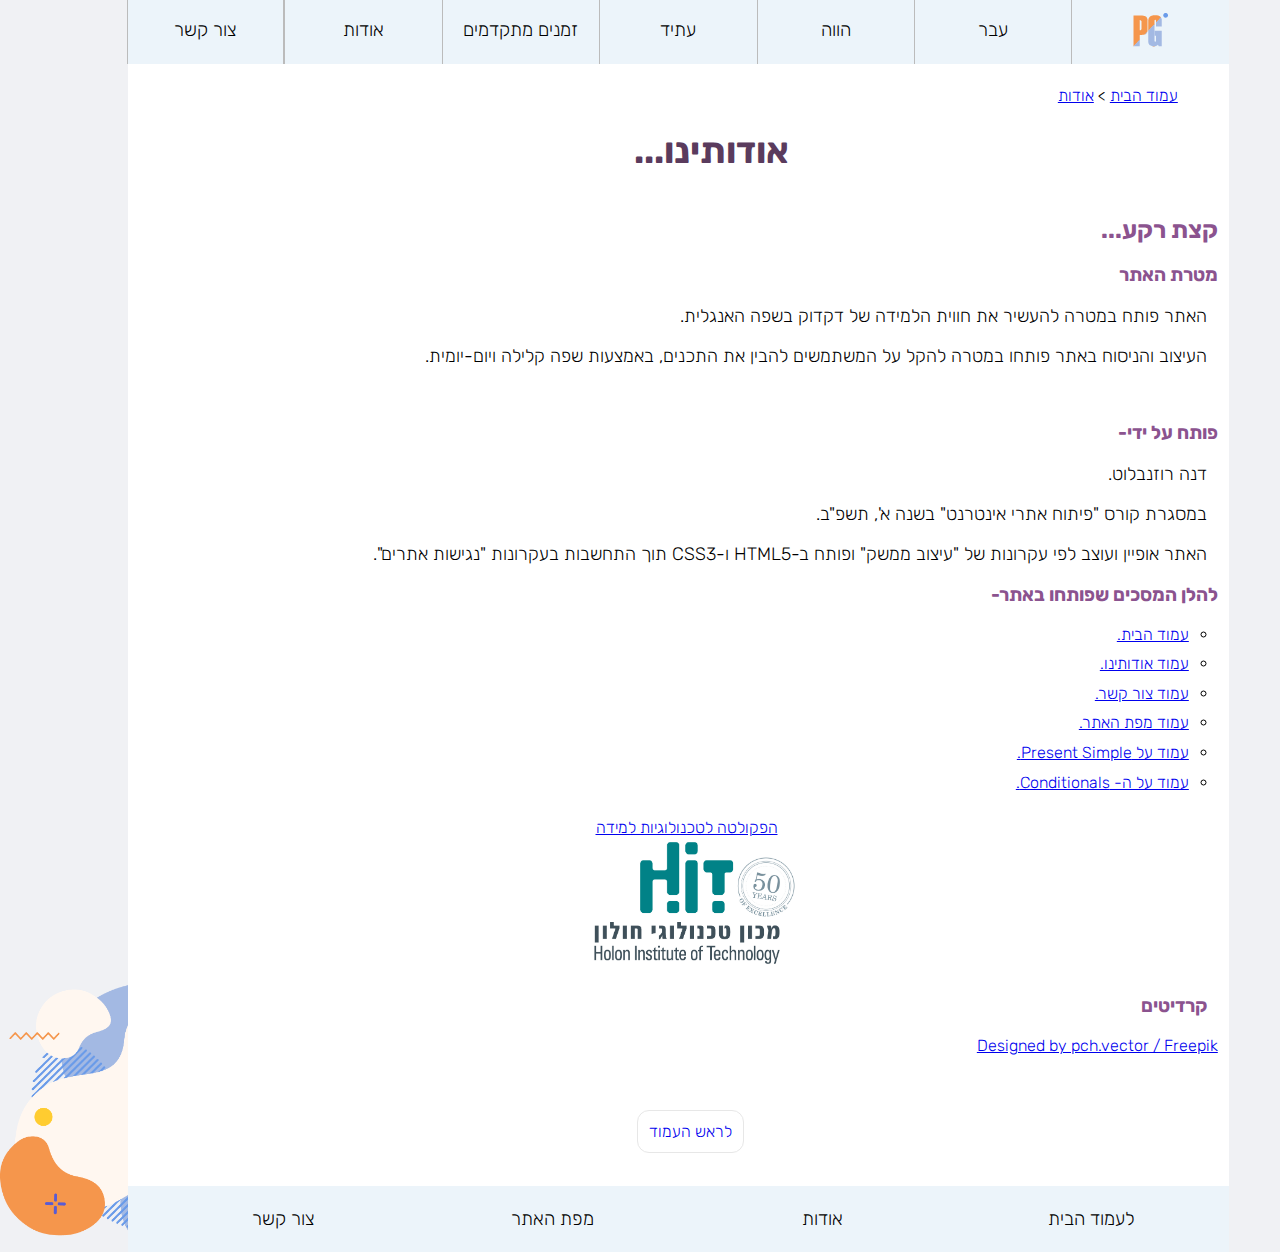
<file: ProGrammarGallery_DanaRosenbluth/FinalProjectGallery/about.html>
﻿<!doctype html>
<html lang="">
<head>
    <meta charset="utf-8" />
    <title>Pro-Grammar אודות</title>
    <meta name="description" content="Pro-Grammar מי אנחנו?" />
    <meta name="keywords" content="אודות,אנגלית,דקדוק,כללים,תרגול,זמנים" />
    <meta name="author" content="דנה רוזנבלוט" />
    <meta name="viewport" content="width=device-width, initial-scale=1.0, user-scalable=yes">
    <!-- CSS -->
    <!--<link href="styles/reset.css" rel="stylesheet" />-->
    <link href="styles/myStyle.css" rel="stylesheet" />
    <link rel="icon" href="images/1x/Asset 9.png" />

    <!-- Scripts -->
    <script src="jScripts/jquery-3.6.0.min.js"></script>
    <script src="jScripts/JavaScript.js" type="text/javascript"></script>
    <style>
        @import url('https://fonts.googleapis.com/css2?family=Bubblegum+Sans&family=Rubik:wght@300&display=swap');
    </style>
</head>
<body>
    <div id="container">
        <a name="top"></a>
        <header>
            <nav aria-label="Global_Nav" id="top_nav">
                <ul>
                    <li>
                    <a href="index.html" id="logoslot">
                        <img src="images/1x/Asset 9.png" title="Pro-Grammar Home Page" alt="Pro Grammar Home Page link" class="logo" />
                    </a></li>
                    <li>
                        <a href="#noLink" class="noLink">עבר</a>
                        <ul>
                            <li><a href="#noLink" class="noLink">Past Simple</a></li>
                            <li><a href="#noLink" class="noLink">Past Progressive</a></li>
                            <li><a href="#noLink" class="noLink">Past Perfect Simple</a></li>
                            <li><a href="#noLink" class="noLink">Past Perfect Progressive</a></li>
                        </ul>

                    </li>
                    <li>
                        <a href="#noLink" class="noLink">הווה</a>
                        <ul>
                            <li><a href="Present Simple.html">Present Simple</a></li>
                            <li><a href="#noLink" class="noLink">Present Progressive</a></li>
                            <li><a href="#noLink" class="noLink">Present Perfect Simple</a></li>
                            <li><a href="#noLink" class="noLink">Present Perfect Progressive</a></li>
                        </ul>
                    </li>
                    <li>
                        <a href="#noLink" class="noLink">עתיד</a>
                        <ul>
                            <li><a href="#noLink" class="noLink">Future Simple</a></li>
                            <li><a href="#noLink" class="noLink">Future Progressive</a></li>
                            <li><a href="#noLink" class="noLink">Future Perfect Simple</a></li>
                            <li><a href="#noLink" class="noLink">Future Perfect Progressive</a></li>
                        </ul>
                    </li>
                    <li>
                        <a href="#noLink" class="noLink">זמנים מתקדמים</a>
                        <ul>
                            <li><a href="#noLink" class="noLink">Temporals</a></li>
                            <li><a href="Conditionals.html">Conditionals</a></li>
                            <li><a href="#noLink" class="noLink">Passive</a></li>
                            <li><a href="#noLink" class="noLink">Modals and semi-modals</a></li>
                            <li><a href="#noLink" class="noLink">Relative clauses</a></li>
                        </ul>
                    </li>
                    <li>
                        <a href="#noLink" class="noLink">אודות</a>
                        <ul>
                            <li><a href="about.html">קצת עלינו</a></li>
                            <li><a href="siteMap.html">מפת האתר</a></li>
                        </ul>
                    </li>
                    <li><a href="Contact_us.html" class="navedge">צור קשר</a></li>
                </ul>
            </nav>
            <nav aria-label="breadcrumbs" class="breadcrumbs">
                <ol>
                    <li><a href="index.html">עמוד הבית</a></li>
                    <li><a href="about.html">אודות</a></li>
                </ol>
            </nav>
        </header>
        <main>
            <h1>אודותינו...</h1>
            <h2>קצת רקע...</h2>
            <h3>מטרת האתר</h3>
            <p>האתר פותח במטרה להעשיר את חווית הלמידה של דקדוק בשפה האנגלית.</p>
            <p>העיצוב והניסוח באתר פותחו במטרה להקל על המשתמשים להבין את התכנים, באמצעות שפה קלילה ויום-יומית.</p>
            <br />
            <h3>פותח על ידי-</h3>
            <p>דנה רוזנבלוט.</p>
            <p>במסגרת קורס "פיתוח אתרי אינטרנט" בשנה א', תשפ"ב.</p>
            <p>האתר אופיין ועוצב לפי עקרונות של "עיצוב ממשק" ופותח ב-HTML5 ו-CSS3 תוך התחשבות בעקרונות "נגישות אתרים".</p>
            <h3>להלן המסכים שפותחו באתר-</h3>
            <ul id="sitepages">
                <li><a href="index.html">עמוד הבית.</a></li>
                <li><a href="about.html">עמוד אודותינו.</a></li>
                <li><a href="Contact_us.html">עמוד צור קשר.</a></li>
                <li><a href="siteMap.html">עמוד מפת האתר.</a></li>
                <li><a href="Present Simple.html">עמוד על Present Simple.</a></li>
                <li><a href="Conditionals.html">עמוד על ה- Conditionals.</a></li>
            </ul>
            <a href="https://www.hit.ac.il/telem/overview" target="_blank" id="facultyLink">הפקולטה לטכנולוגיות למידה</a>
            <img src="images/HIT_logo_img.jpg" alt="HIT המכון הטכנולוגי חולון- לוגו" title="HIT המכון הטכנולוגי חולון" id="HITlogo" />
            
            <section class="credit">
                <h3>קרדיטים</h3>
                
                 <a href="http://www.freepik.com">Designed by pch.vector / Freepik</a>
                
            </section>
            <a href="#top" class="gotoTop">לראש העמוד</a>
        </main>
        <footer>
            <nav aria-label="Footer_Nav">
                <ul>
                    <li><a href="index.html">לעמוד הבית</a></li>
                    <li><a href="about.html">אודות</a></li>
                    <li><a href="siteMap.html">מפת האתר</a></li>
                    <li><a href="Contact_us.html">צור קשר</a></li>
                </ul>
            </nav>
        </footer>
    </div>
</body>
</html>
</file>
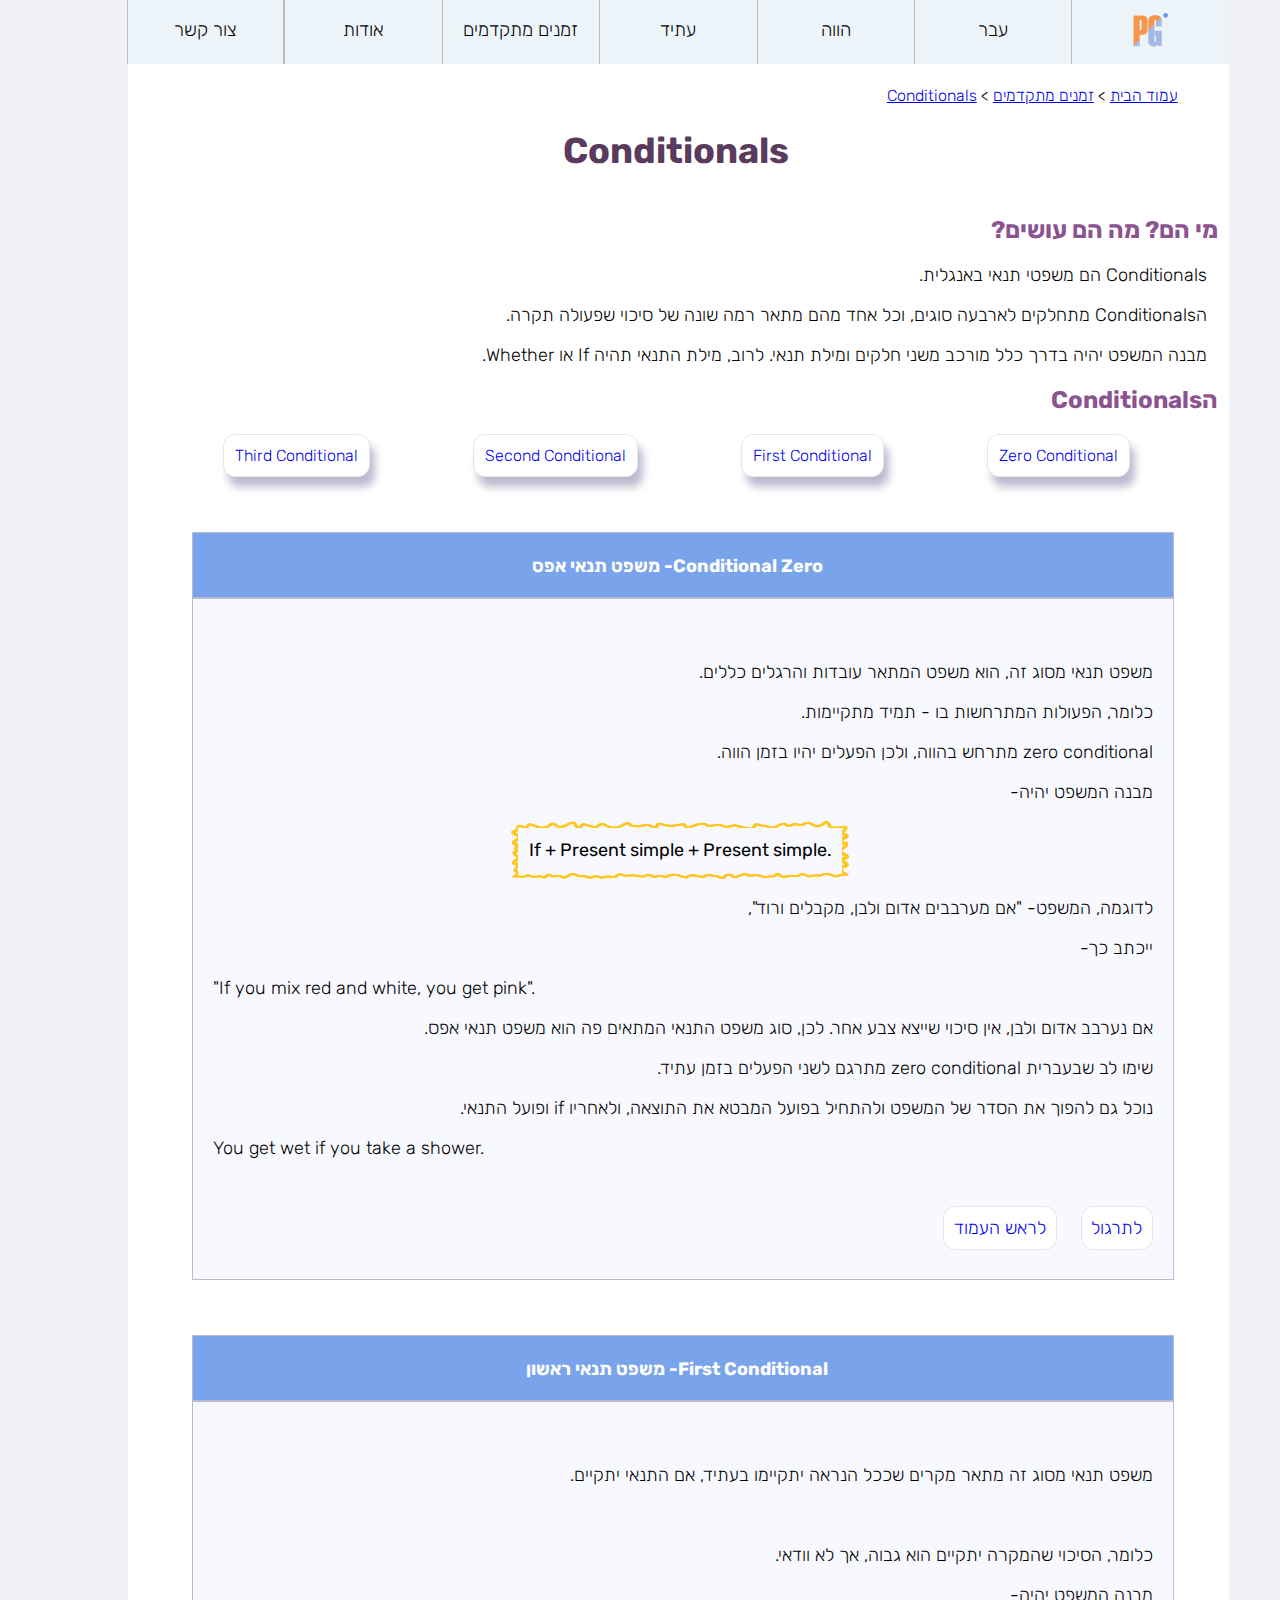
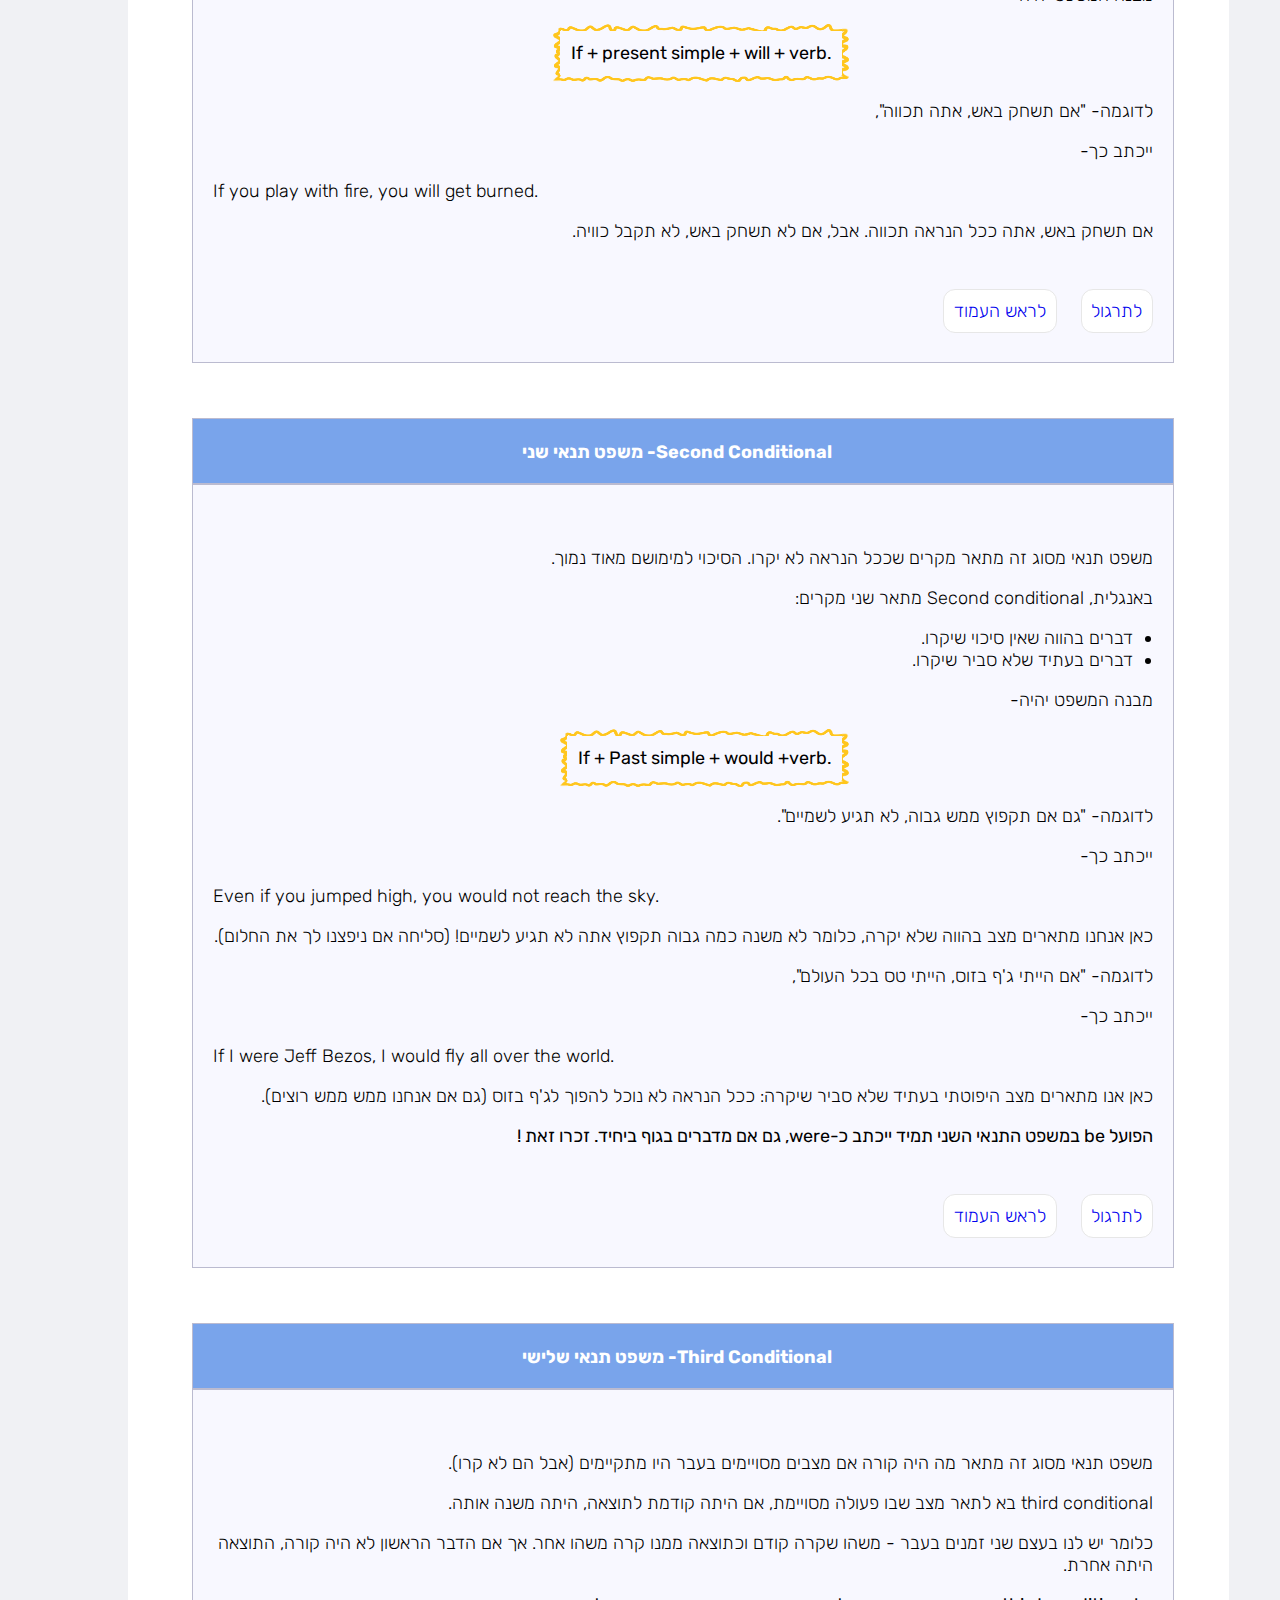
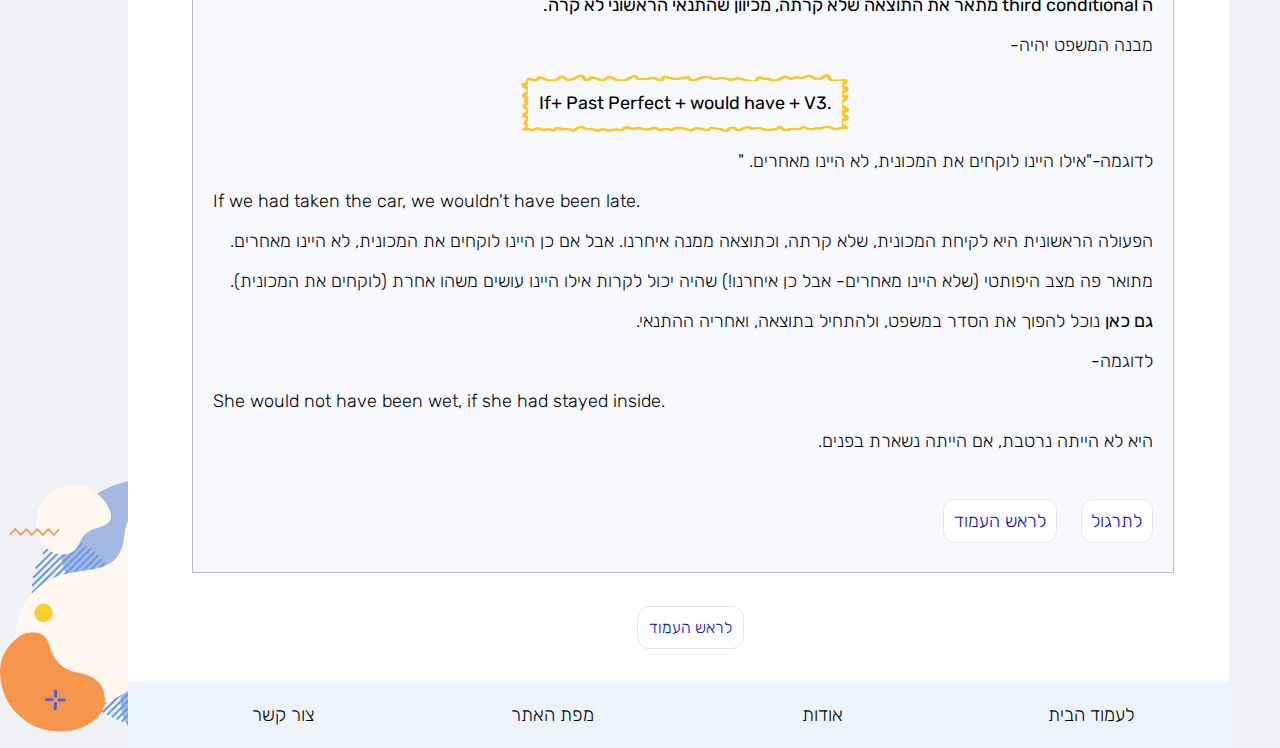
<file: ProGrammarGallery_DanaRosenbluth/FinalProjectGallery/Conditionals.html>
﻿<!doctype html>
<html lang="">
<head>
    <meta charset="utf-8" />
    <title>Pro-Grammar-Conditionals</title>
    <meta name="description" content="מהם הconditionals? מתי משתמשים בהם ואיך?" />
    <meta name="keywords" content="אנגלית,דקדוק,כללים,תרגול,זמנים,conditionals" />
    <meta name="author" content="דנה רוזנבלוט" />
    <meta name="viewport" content="width=device-width, initial-scale=1.0, user-scalable=yes">
    <!-- CSS -->
    <!--<link href="styles/reset.css" rel="stylesheet" />-->
    <link href="styles/myStyle.css" rel="stylesheet" />
    <link rel="icon" href="images/1x/Asset 9.png" />

    <!-- Scripts -->
    <script src="jScripts/jquery-3.6.0.min.js"></script>
    <script src="jScripts/JavaScript.js" type="text/javascript"></script>
    <style>
        @import url('https://fonts.googleapis.com/css2?family=Bubblegum+Sans&family=Rubik:wght@300&display=swap');
    </style>
</head>
<body>
    <div id="container">
        <a name="top"></a>
        <header>
            <nav aria-label="Global_Nav" id="top_nav">
                <ul>
                    <li>
                        <a href="index.html" id="logoslot">
                            <img src="images/1x/Asset 9.png" title="Pro-Grammar Home Page" alt="Pro Grammar Home Page link" class="logo" />
                        </a>
                    </li>
                    <li>
                        <a href="#noLink" class="noLink">עבר</a>
                        <ul>
                            <li><a href="#noLink" class="noLink">Past Simple</a></li>
                            <li><a href="#noLink" class="noLink">Past Progressive</a></li>
                            <li><a href="#noLink" class="noLink">Past Perfect Simple</a></li>
                            <li><a href="#noLink" class="noLink">Past Perfect Progressive</a></li>
                        </ul>

                    </li>
                    <li>
                        <a href="#noLink" class="noLink">הווה</a>
                        <ul>
                            <li><a href="Present Simple.html">Present Simple</a></li>
                            <li><a href="#noLink" class="noLink">Present Progressive</a></li>
                            <li><a href="#noLink" class="noLink">Present Perfect Simple</a></li>
                            <li><a href="#noLink" class="noLink">Present Perfect Progressive</a></li>
                        </ul>
                    </li>
                    <li>
                        <a href="#noLink" class="noLink">עתיד</a>
                        <ul>
                            <li><a href="#noLink" class="noLink">Future Simple</a></li>
                            <li><a href="#noLink" class="noLink">Future Progressive</a></li>
                            <li><a href="#noLink" class="noLink">Future Perfect Simple</a></li>
                            <li><a href="#noLink" class="noLink">Future Perfect Progressive</a></li>
                        </ul>
                    </li>
                    <li>
                        <a href="#noLink" class="noLink">זמנים מתקדמים</a>
                        <ul>
                            <li><a href="#noLink" class="noLink">Temporals</a></li>
                            <li><a href="Conditionals.html">Conditionals</a></li>
                            <li><a href="#noLink" class="noLink">Passive</a></li>
                            <li><a href="#noLink" class="noLink">Modals and semi-modals</a></li>
                            <li><a href="#noLink" class="noLink">Relative clauses</a></li>
                        </ul>
                    </li>
                    <li>
                        <a href="#noLink">אודות</a>
                        <ul>
                            <li><a href="about.html">קצת עלינו</a></li>
                            <li><a href="siteMap.html">מפת האתר</a></li>
                        </ul>
                    </li>
                    <li><a href="Contact_us.html" class="navedge">צור קשר</a></li>
                </ul>
            </nav>
            <nav aria-label="breadcrumbs" class="breadcrumbs">
                <ol>
                  <li><a href="index.html">עמוד הבית</a></li>  
                  <li><a href="#noLink" class="noLink">זמנים מתקדמים</a></li>
                  <li><a href="Conditionals.html">Conditionals</a></li> 
                </ol>
                
            </nav>
        </header>
        <main>
            <section>
                <h1 class="eng">Conditionals</h1>
                <h2>מי הם? מה הם עושים?</h2>
                <p>Conditionals הם משפטי תנאי באנגלית.</p>
                <p>הConditionals מתחלקים לארבעה סוגים, וכל אחד מהם מתאר רמה שונה של סיכוי שפעולה תקרה.</p>
                <p>מבנה המשפט יהיה בדרך כלל מורכב משני חלקים ומילת תנאי. לרוב, מילת התנאי תהיה If או Whether.</p>
            </section>

            <section>
                <h2> הConditionals</h2>
                <a href="#zero" class="gotoTop conLinks">Zero Conditional </a>
                <a href="#first" class="gotoTop conLinks">First Conditional</a>
                <a href="#second" class="gotoTop conLinks">Second Conditional</a>
                <a href="#third" class="gotoTop conLinks">Third Conditional</a>
                <a name="zero" />
                <h2 class="conTitle">Conditional Zero- משפט תנאי אפס</h2>
                <section class="conInfo">
                    <p>משפט תנאי מסוג זה, הוא משפט המתאר עובדות והרגלים כללים.</p>
                    <p>כלומר, הפעולות המתרחשות בו - תמיד מתקיימות.</p>
                    <p>zero conditional מתרחש בהווה, ולכן הפעלים יהיו בזמן הווה.</p>
                    <p>מבנה המשפט יהיה- </p><p class="eng basicForm"><strong>If + Present simple + Present simple.</strong> </p>
                    <p>לדוגמה, המשפט- "אם מערבבים אדום ולבן, מקבלים ורוד",</p>
                    <p>ייכתב כך-</p><p class="eng"> "If you mix red and white, you get pink".</p>
                    <p>אם נערבב אדום ולבן, אין סיכוי שייצא צבע אחר. לכן, סוג משפט התנאי המתאים פה הוא משפט תנאי אפס.</p>
                    <p>שימו לב שבעברית zero conditional מתרגם לשני הפעלים בזמן עתיד.</p>
                    <p>נוכל גם להפוך את הסדר של המשפט ולהתחיל בפועל המבטא את התוצאה, ולאחריו if ופועל התנאי. </p>
                    <p class="eng">You get wet if you take a shower.</p>

                    <a href="#noLink" class="noLink gotoTop">לתרגול</a>
                    <a href="#top" class="gotoTop">לראש העמוד</a>
                </section>

                <a name="first" />
                <h2 class="conTitle">First Conditional- משפט תנאי ראשון</h2>
                <section class="conInfo">
                    <p> משפט תנאי מסוג זה מתאר מקרים שככל הנראה יתקיימו בעתיד, אם התנאי יתקיים.</p><br />
                    <p>כלומר, הסיכוי שהמקרה יתקיים הוא גבוה, אך לא וודאי.</p>
                    <p>מבנה המשפט יהיה-</p><p class="eng basicForm"><strong>If + present simple + will + verb.</strong></p>
                    <p>לדוגמה- "אם תשחק באש, אתה תכווה",</p>
                    <p>ייכתב כך-</p><p class="eng"> If you play with fire, you will get burned.</p>
                    <p>אם תשחק באש, אתה ככל הנראה תכווה. אבל, אם לא תשחק באש, לא תקבל כוויה.</p>
                    <section class="inCon">
                        <h4>שימו לב להבדלים בין Zero conditional ו-First conditional:</h4>
                        <ul>
                            <li>Zero conditional מתאר מצב כללי שככל הנראה יתקיים <strong>אם</strong> התנאי יתממש.</li>
                            <li>ה First conditional מתאר מצב שיקרה באופן פרטני, <strong>כאשר</strong> התנאי יתממש. </li>
                        </ul>
                        <p>לדוגמה-</p>
                        <p> "אם תשאל את אמא, היא תגיד לא".</p>
                        <p class="eng"> If you ask mom, she will say no.</p>
                        <p>רק כאשר תשאל את אמא היא תאמר לא. אם לא תשאל היא לא תאמר כלום.</p>
                        <p> <b>גם כאן</b> נוכל להפוך את הסדר במשפט, ולהתחיל בתוצאה, ואחריה ההתנאי.</p>
                    </section>
                    <a href="#noLink" class="noLink gotoTop">לתרגול</a>
                    <a href="#top" class="gotoTop">לראש העמוד</a>
                </section>


                <a name="second" />
                <h2 class="conTitle">Second Conditional- משפט תנאי שני</h2>
                <section class="conInfo">

                    <p>משפט תנאי מסוג זה מתאר מקרים שככל הנראה לא יקרו. הסיכוי למימושם מאוד נמוך.</p>
                    <p>באנגלית, Second conditional מתאר שני מקרים:</p>
                    <ul>
                        <li>דברים בהווה שאין סיכוי שיקרו.</li>
                        <li>דברים בעתיד שלא סביר שיקרו. </li>
                    </ul>
                    <p>מבנה המשפט יהיה-</p><p class="eng basicForm"> <strong>If + Past simple + would +verb.</strong></p>
                    <p>לדוגמה- "גם אם תקפוץ ממש גבוה, לא תגיע לשמיים".</p>
                    <p> ייכתב כך-</p><p class="eng"> Even if you jumped high, you would not reach the sky.</p>
                    <p>כאן אנחנו מתארים מצב בהווה שלא יקרה, כלומר לא משנה כמה גבוה תקפוץ אתה לא תגיע לשמיים! (סליחה אם ניפצנו לך את החלום).</p>
                    <p>לדוגמה- "אם הייתי ג'ף בזוס, הייתי טס בכל העולם",</p>
                    <p> ייכתב כך-</p><p class="eng"> If I were Jeff Bezos, I would fly all over the world.</p>
                    <p>כאן אנו מתארים מצב היפוטתי בעתיד שלא סביר שיקרה: ככל הנראה לא נוכל להפוך לג'ף בזוס (גם אם אנחנו ממש ממש רוצים).</p>
                    <p><b>הפועל be במשפט התנאי השני תמיד ייכתב כ-were, גם אם מדברים בגוף ביחיד. זכרו זאת !</b></p>

                    <section class="inCon">
                        <h4>שימו לב להבדלים בין first conditional ל second conditional: </h4>
                        <ul>
                            <li>ה first conditional מתאר דברים שכנראה יקרו בעתיד.</li>
                            <li>ה second conditional מתאר דברים שלא סביר שיקרו בעתיד, כמובן לפי דעת הדובר. </li>
                        </ul>
                        <p>לדוגמה-</p>
                        <ul>
                            <li>
                                <p class="eng difference" id="firstC"> <b>First Conditional:</b> If she practices a lot, she will be good at math.</p>
                                אם היא תתאמן הרבה, היא תהיה טובה במתמטיקה.<br />
                                אני (הדובר) חושב שהיא תהיה טובה במתמטיקה.
                            </li>
                            <li>
                                <p class="eng difference"><b>Second Conditional:</b> Even if she practiced a lot, she would not be good at math.</p>
                                גם אם היא תתאמן הרבה, היא לא תהיה טובה במתמטיקה.<br />
                                אני, הדובר, מחליט על נקודת המבט שלי.
                            </li>
                        </ul>
                    </section>
                    <a href="#noLink" class="noLink gotoTop">לתרגול</a>
                    <a href="#top" class="gotoTop">לראש העמוד</a>
                </section>

                <a name="third" />


                <h2 class="conTitle">Third Conditional- משפט תנאי שלישי</h2>
                <section class="conInfo">

                    <p> משפט תנאי מסוג זה מתאר מה היה קורה אם מצבים מסויימים בעבר היו מתקיימים (אבל הם לא קרו).</p>
                    <p>third conditional בא לתאר מצב שבו פעולה מסויימת, אם היתה קודמת לתוצאה, היתה משנה אותה.</p>
                    <p>כלומר יש לנו בעצם שני זמנים בעבר - משהו שקרה קודם וכתוצאה ממנו קרה משהו אחר. אך אם הדבר הראשון לא היה קורה, התוצאה היתה אחרת.</p>
                    <p><b>ה third conditional מתאר את התוצאה שלא קרתה, מכיוון שהתנאי הראשוני לא קרה. </b></p>
                    <p>מבנה המשפט יהיה-</p><p class="eng basicForm"> <strong>If+ Past Perfect + would have + V3.</strong></p>
                    <p>לדוגמה-"אילו היינו לוקחים את המכונית, לא היינו מאחרים. "</p>
                    <p class="eng">If we had taken the car, we wouldn't have been late.</p>
                    <p>הפעולה הראשונית היא לקיחת המכונית, שלא קרתה, וכתוצאה ממנה איחרנו. אבל אם כן היינו לוקחים את המכונית, לא היינו מאחרים.</p>
                    <p>מתואר פה מצב היפותטי (שלא היינו מאחרים- אבל כן איחרנו!) שהיה יכול לקרות אילו היינו עושים משהו אחרת (לוקחים את המכונית). </p>
                    <p><b>גם כאן</b> נוכל להפוך את הסדר במשפט, ולהתחיל בתוצאה, ואחריה ההתנאי.</p>
                    <p>לדוגמה-</p>
                    <p class="eng">She would not have been wet, if she had stayed inside.</p>
                    <p>היא לא הייתה נרטבת, אם הייתה נשארת בפנים.</p>
                    <a href="#noLink" class="noLink gotoTop">לתרגול</a>
                    <a href="#top" class="gotoTop">לראש העמוד</a>
                </section>
            </section>

            <aside class="inCon">
             <h4>מעוניינים ללמוד עוד?</h4>
            <p>עוד לא ראיתם הכל! ריכזנו לכם תכנים שאנחנו חושבים שתאהבו-</p>
            <ul>
                <li><a href="Present Simple.html">Present Simple</a></li>
                <li><a href="#noLink" class="noLink">Present Perfect Simple</a></li>
                <li><a href="#noLink" class="noLink">Temporals</a></li>
                </ul>
            </aside>
            <a href="#top" class="gotoTop">לראש העמוד</a>
        </main>
        <footer>
            <nav aria-label="Footer_Nav">
                <ul>
                    <li><a href="index.html">לעמוד הבית</a></li>
                    <li><a href="about.html">אודות</a></li>
                    <li><a href="siteMap.html">מפת האתר</a></li>
                    <li><a href="Contact_us.html">צור קשר</a></li>
                </ul>
            </nav>
        </footer>

    </div>
</body>
</html>
</file>
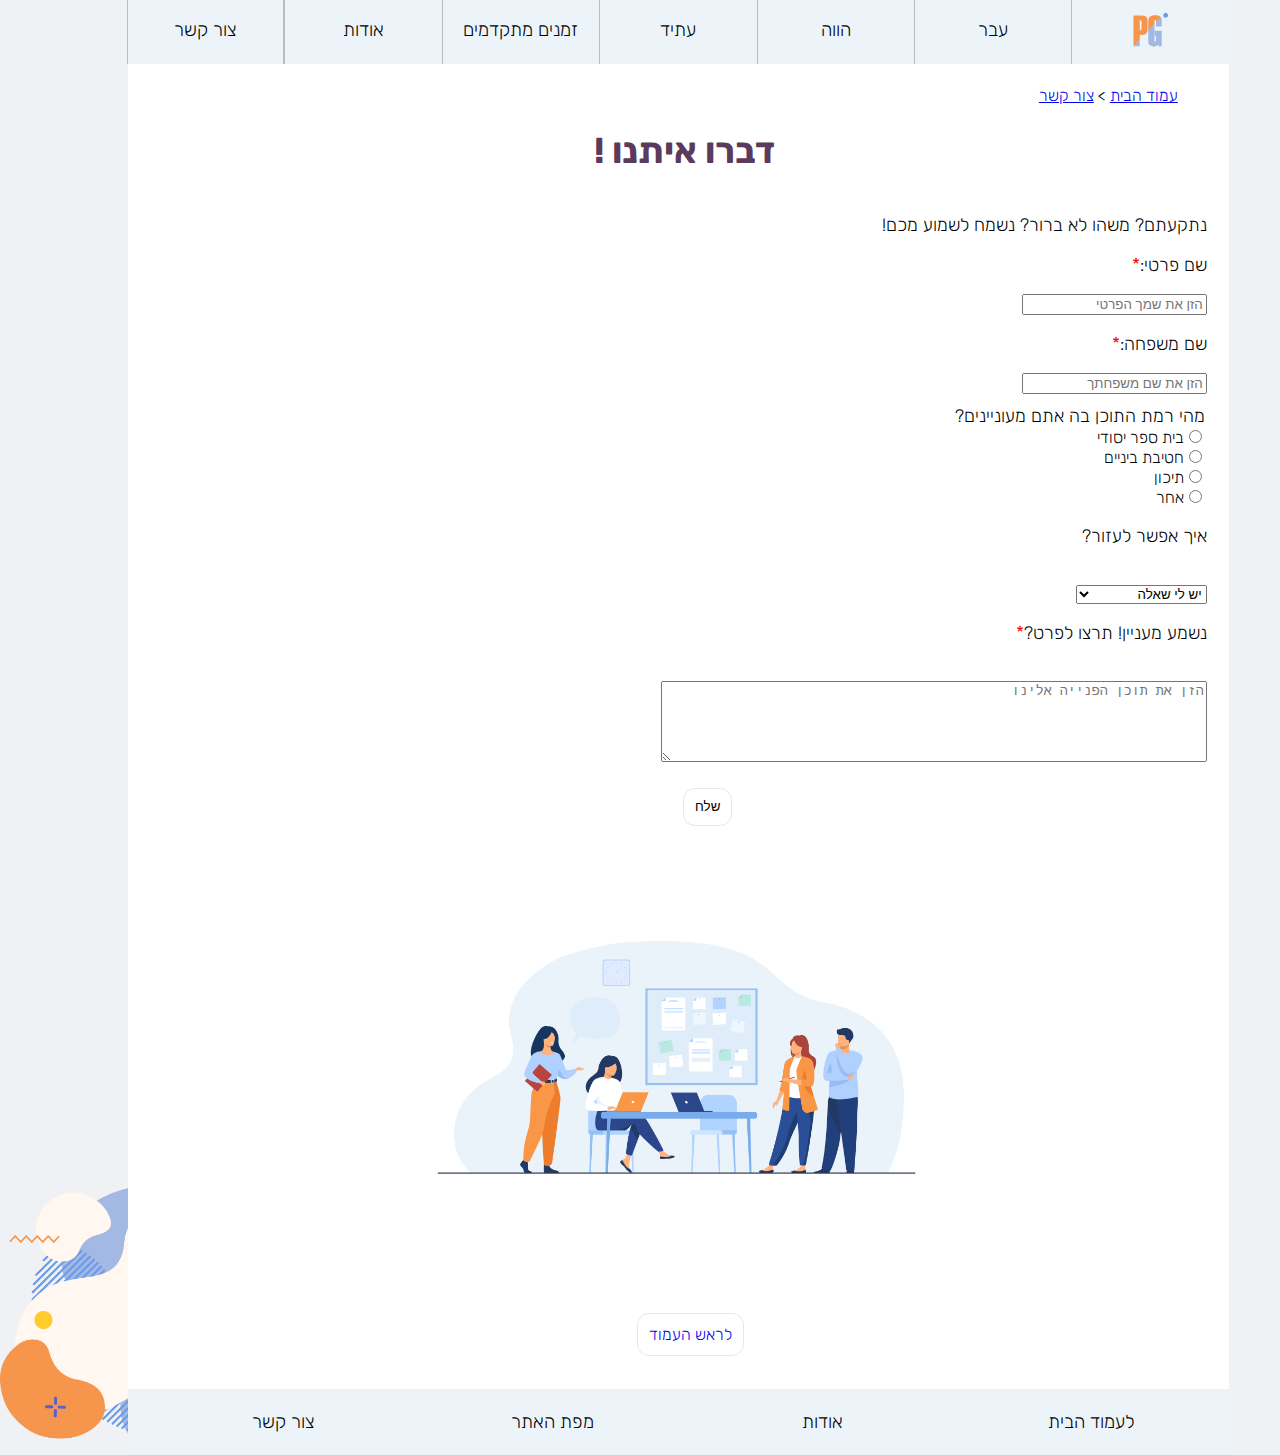
<file: ProGrammarGallery_DanaRosenbluth/FinalProjectGallery/Contact_us.html>
﻿<!doctype html>
<html lang="">
<head>
    <meta charset="utf-8" />
    <title>Pro-Grammar צור קשר</title>
    <meta name="description" content="עמוד צור קשר- דברו איתנו" />
    <meta name="keywords" content="צור קשר, דברו איתנו, פנייה,אנגלית,דקדוק,כללים,תרגול,זמנים" />
    <meta name="author" content="דנה רוזנבלוט" />
    <meta name="viewport" content="width=device-width, initial-scale=1.0, user-scalable=yes">
    <!-- CSS -->
    <!--<link href="styles/reset.css" rel="stylesheet" />-->
    <link href="styles/myStyle.css" rel="stylesheet" />
    <link rel="icon" href="images/1x/Asset 9.png" />
    <!-- Scripts -->
    <script src="jScripts/jquery-3.6.0.min.js"></script>
    <script src="jScripts/JavaScript.js" type="text/javascript"></script>
    <style>
        @import url('https://fonts.googleapis.com/css2?family=Bubblegum+Sans&family=Rubik:wght@300&display=swap');
    </style>
</head>
<body>
    <div id="container">
        <header>
            <a name="top"></a>
            <nav aria-label="Global_Nav" id="top_nav">
                <ul>
                    <li>
                        <a href="index.html" id="logoslot">
                            <img src="images/1x/Asset 9.png" title="Pro-Grammar Home Page" alt="Pro Grammar Home Page link" class="logo" />
                        </a>
                    </li>
                    <li>
                        <a href="#noLink" class="noLink">עבר</a>
                        <ul>
                            <li><a href="#noLink" class="noLink">Past Simple</a></li>
                            <li><a href="#noLink" class="noLink">Past Progressive</a></li>
                            <li><a href="#noLink" class="noLink">Past Perfect Simple</a></li>
                            <li><a href="#noLink" class="noLink">Past Perfect Progressive</a></li>
                        </ul>

                    </li>
                    <li>
                        <a href="#noLink" class="noLink">הווה</a>
                        <ul>
                            <li><a href="Present Simple.html">Present Simple</a></li>
                            <li><a href="#noLink" class="noLink">Present Progressive</a></li>
                            <li><a href="#noLink" class="noLink">Present Perfect Simple</a></li>
                            <li><a href="#noLink" class="noLink">Present Perfect Progressive</a></li>
                        </ul>
                    </li>
                    <li>
                        <a href="#noLink" class="noLink">עתיד</a>
                        <ul>
                            <li><a href="#noLink" class="noLink">Future Simple</a></li>
                            <li><a href="#noLink" class="noLink">Future Progressive</a></li>
                            <li><a href="#noLink" class="noLink">Future Perfect Simple</a></li>
                            <li><a href="#noLink" class="noLink">Future Perfect Progressive</a></li>
                        </ul>
                    </li>
                    <li>
                        <a href="#noLink" class="noLink">זמנים מתקדמים</a>
                        <ul>
                            <li><a href="#noLink" class="noLink">Temporals</a></li>
                            <li><a href="Conditionals.html">Conditionals</a></li>
                            <li><a href="#noLink" class="noLink">Passive</a></li>
                            <li><a href="#noLink" class="noLink">Modals and semi-modals</a></li>
                            <li><a href="#noLink" class="noLink">Relative clauses</a></li>
                        </ul>
                    </li>
                    <li>
                        <a href="#noLink" class="noLink">אודות</a>
                        <ul>
                            <li><a href="about.html">קצת עלינו</a></li>
                            <li><a href="siteMap.html">מפת האתר</a></li>
                        </ul>
                    </li>
                    <li><a href="Contact_us.html" class="navedge">צור קשר</a></li>
                </ul>
            </nav>
            <nav aria-label="breadcrumbs" class="breadcrumbs">
                <ol>
                    <li><a href="index.html">עמוד הבית</a></li>
                    <li><a href="Contact_us.html">צור קשר</a></li>
                </ol>
            </nav>
        </header>
        <main>
            <form>
                <input type="hidden" id="myEmail" name="formGoal" value="danarose105@gmail.com" />
                <div id="contactInfo">
                    <h1>דברו איתנו !</h1>
                    <p>נתקעתם? משהו לא ברור? נשמח לשמוע מכם!</p>
                    <p class="formQ">שם פרטי:</p>
                    <label for="fname">
                        <input type="text" id="fname" placeholder="הזן את שמך הפרטי" required />
                    </label>
                    <p class="formQ">שם משפחה:</p>
                    <label for="lname">
                        <input type="text" id="lname" placeholder="הזן את שם משפחתך" required />
                    </label>
                </div>
                <div id="userQ">

                    <fieldset id="engLevel">
                        <legend>מהי רמת התוכן בה אתם מעוניינים?</legend>
                        <input type="radio" name="engLevel" />בית ספר יסודי<br />
                        <input type="radio" name="engLevel" />חטיבת ביניים<br />
                        <input type="radio" name="engLevel" />תיכון<br />
                        <input type="radio" name="engLevel" />אחר<br />
                    </fieldset>

                    <p>איך אפשר לעזור?</p><br />
                    <select id="contactReason">
                        <option value="1" selected>יש לי שאלה</option>
                        <option value="2">יש לי בקשה/המלצה</option>
                        <option value="3">אחר</option>
                    </select>
                    <p class="formQ">נשמע מעניין! תרצו לפרט?</p><br />
                    <textarea id="userFeedback" placeholder="הזן את תוכן הפנייה אלינו" rows="5" required></textarea>
                </div>
                <label for="sendForm">
                    <input type="submit" id="sendForm" value="שלח" />
                </label>
                <div id="feedback"></div>
            </form>


            <img src="images/colleagues-working-together-project/6308.jpg" alt="" title="groupwork image" id="gw_img"/>
            
            <a href="#top" class="gotoTop">לראש העמוד</a>
        </main>
        <footer>
            <nav aria-label="Footer_Nav">
                <ul>
                    <li><a href="index.html">לעמוד הבית</a></li>
                    <li><a href="about.html">אודות</a></li>
                    <li><a href="siteMap.html">מפת האתר</a></li>
                    <li><a href="Contact_us.html">צור קשר</a></li>
                </ul>
            </nav>
        </footer>
    </div>
</body>
</html>
</file>
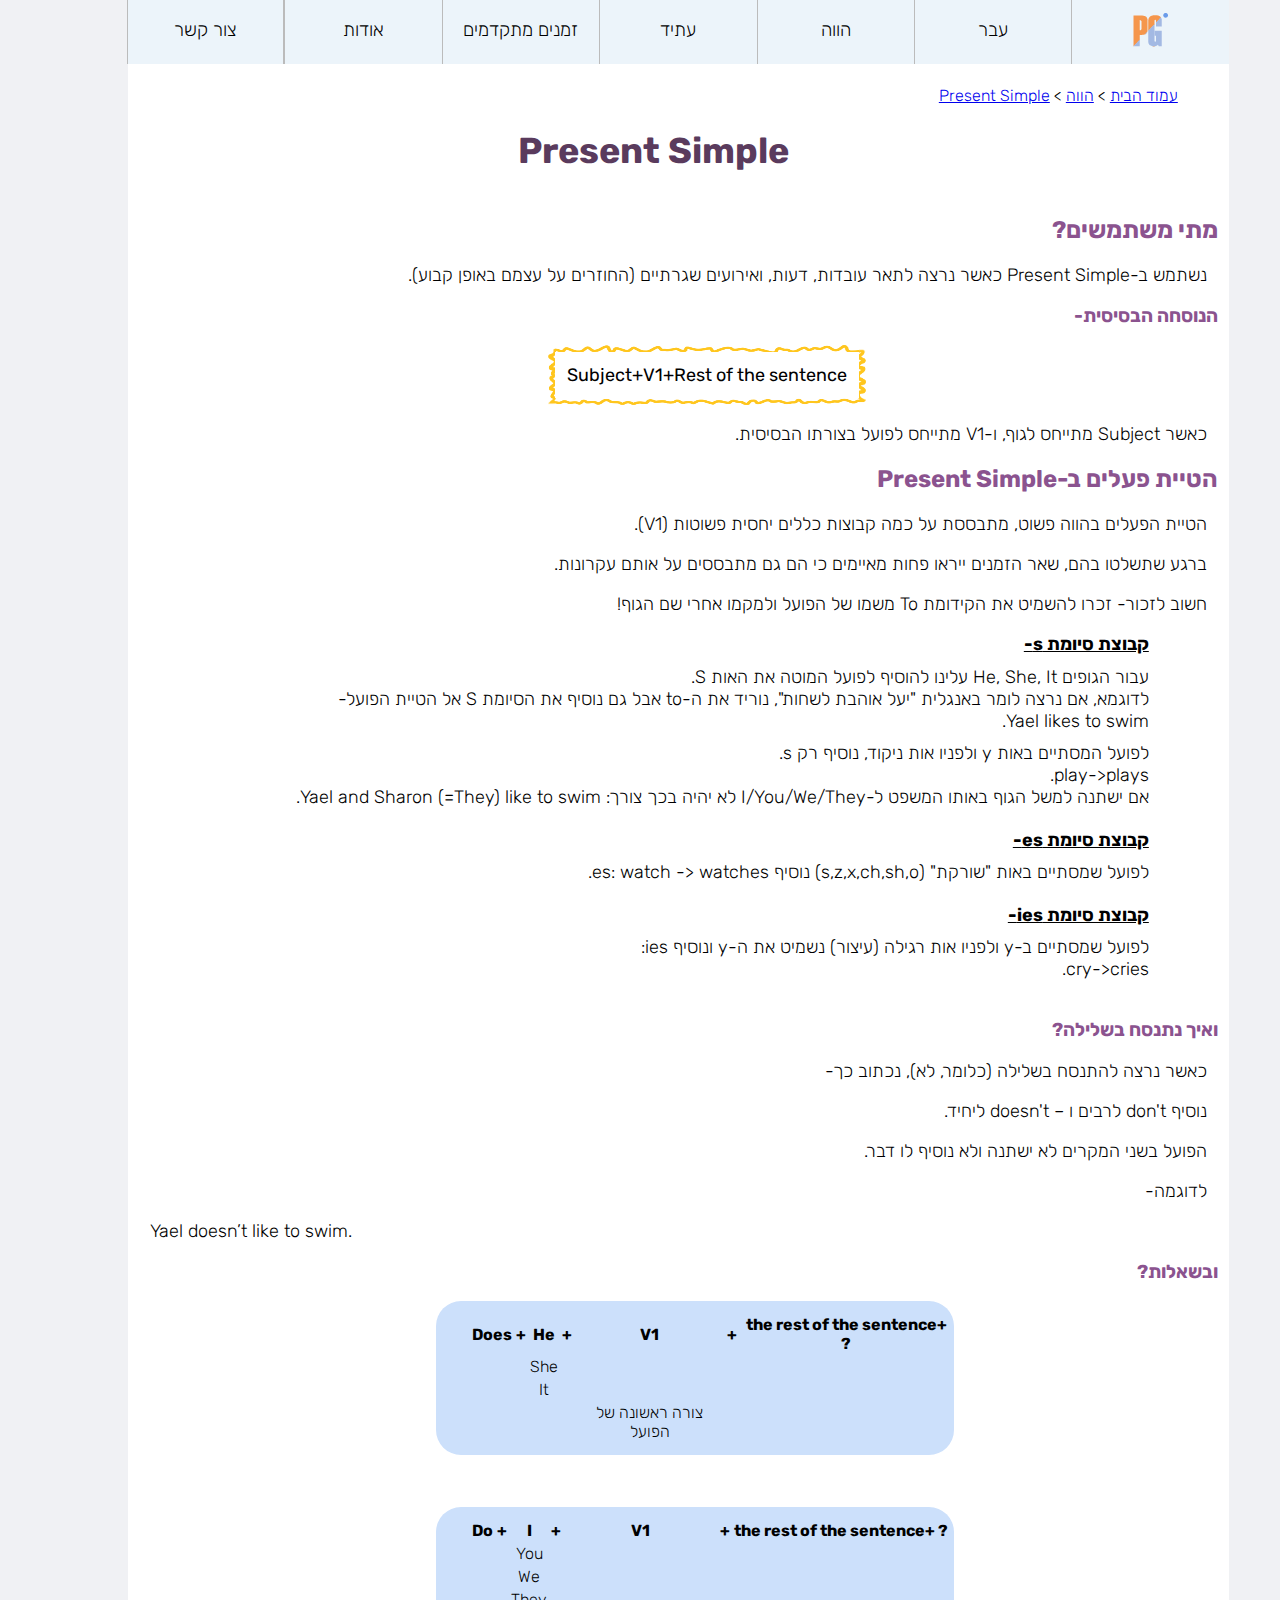
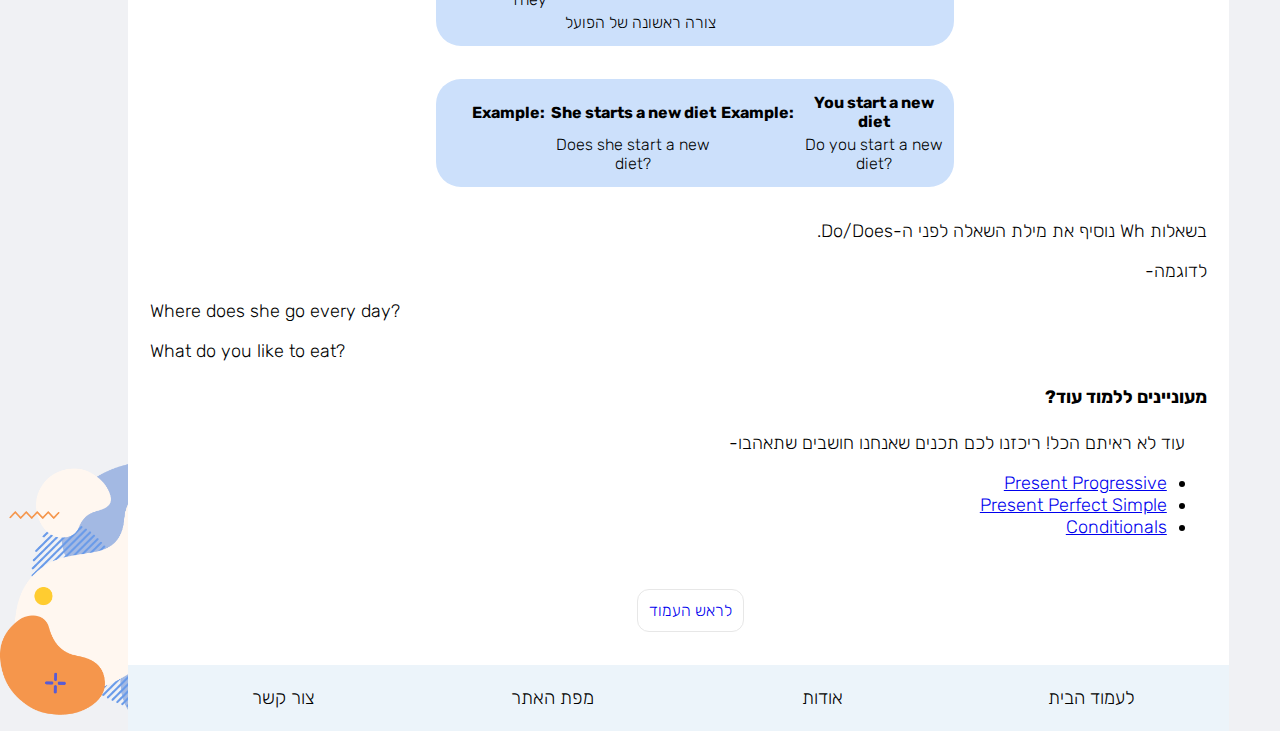
<file: ProGrammarGallery_DanaRosenbluth/FinalProjectGallery/Present Simple.html>
﻿<!doctype html>
<html lang="">
<head>
    <meta charset="utf-8" />
    <title>Pro-Grammar-Present Simple</title>
    <meta name="description" content="הסבר מתי ואיך משתמשים ב-Present Simple" />
    <meta name="keywords" content=",Present Simple, פרזנט סימפל אנגלית,דקדוק,כללים,תרגול,זמנים" />
    <meta name="author" content="דנה רוזנבלוט" />
    <meta name="viewport" content="width=device-width, initial-scale=1.0, user-scalable=yes">
    <!-- CSS -->
    <!--<link href="styles/reset.css" rel="stylesheet" />-->
    <link href="styles/myStyle.css" rel="stylesheet" />
    <link rel="icon" href="images/1x/Asset 9.png" />

    <!-- Scripts -->
    <script src="jScripts/jquery-3.6.0.min.js"></script>
    <script src="jScripts/JavaScript.js" type="text/javascript"></script>
    <style>
        @import url('https://fonts.googleapis.com/css2?family=Bubblegum+Sans&family=Rubik:wght@300&display=swap');
    </style>
</head>
<body>
    <div id="container">
        <a name="top"></a>
        <header>
            <nav aria-label="Global_Nav" id="top_nav">
                <ul>
                    <li><a href="index.html" id="logoslot">
                        <img src="images/1x/Asset 9.png" title="Pro-Grammar Home Page" alt="Pro Grammar Home Page link" class="logo" />
                        </a></li>
                    <li>
                        <a href="#noLink" class="noLink">עבר</a>
                        <ul>
                            <li><a href="#noLink" class="noLink">Past Simple</a></li>
                            <li><a href="#noLink" class="noLink">Past Progressive</a></li>
                            <li><a href="#noLink" class="noLink">Past Perfect Simple</a></li>
                            <li><a href="#noLink" class="noLink">Past Perfect Progressive</a></li>
                        </ul>

                    </li>
                    <li>
                        <a href="#noLink" class="noLink">הווה</a>
                        <ul>
                            <li><a href="Present Simple.html">Present Simple</a></li>
                            <li><a href="#noLink" class="noLink">Present Progressive</a></li>
                            <li><a href="#noLink" class="noLink">Present Perfect Simple</a></li>
                            <li><a href="#noLink" class="noLink">Present Perfect Progressive</a></li>
                        </ul>
                    </li>
                    <li>
                        <a href="#noLink" class="noLink">עתיד</a>
                        <ul>
                            <li><a href="#noLink" class="noLink">Future Simple</a></li>
                            <li><a href="#noLink" class="noLink">Future Progressive</a></li>
                            <li><a href="#noLink" class="noLink">Future Perfect Simple</a></li>
                            <li><a href="#noLink" class="noLink">Future Perfect Progressive</a></li>
                        </ul>
                    </li>
                    <li>
                        <a href="#noLink" class="noLink">זמנים מתקדמים</a>
                        <ul>
                            <li><a href="#noLink" class="noLink">Temporals</a></li>
                            <li><a href="Conditionals.html">Conditionals</a></li>
                            <li><a href="#noLink" class="noLink">Passive</a></li>
                            <li><a href="#noLink" class="noLink">Modals and semi-modals</a></li>
                            <li><a href="#noLink" class="noLink">Relative clauses</a></li>
                        </ul>
                    </li>
                    <li>
                        <a href="about.html">אודות</a>
                        <ul>
                            <li><a href="about.html">קצת עלינו</a></li>
                            <li><a href="siteMap.html">מפת האתר</a></li>
                        </ul>
                    </li>
                    <li><a href="Contact_us.html" class="navedge">צור קשר</a></li>
                </ul>
            </nav>
            
            <nav aria-label="breadcrumbs" class="breadcrumbs">
                <ol>
                    <li><a href="index.html">עמוד הבית</a></li>
                    <li><a href="#noLink" class="noLink">הווה</a></li>
                    <li><a href="Present Simple.html">Present Simple</a></li>
                </ol>
            </nav>
        </header>
        <main>
            <h1 class="eng">Present Simple</h1>
            <section>
                <h2>מתי משתמשים?</h2>
                <p>נשתמש ב-Present Simple כאשר נרצה לתאר עובדות, דעות, ואירועים שגרתיים (החוזרים על עצמם באופן קבוע).</p>
                <h3>הנוסחה הבסיסית-</h3>
                <p class="eng basicForm"><b>Subject+V1+Rest of the sentence</b></p>
                <p> כאשר Subject מתייחס לגוף, ו-V1 מתייחס לפועל בצורתו הבסיסית.</p>
            </section>
            <section>
                <section>
                    <h2>הטיית פעלים ב-Present Simple</h2>
                    <p>
                        הטיית הפעלים בהווה פשוט, מתבססת על כמה קבוצות כללים יחסית פשוטות (V1).
                    </p>
                    <p>
                        ברגע שתשלטו בהם, שאר הזמנים ייראו פחות מאיימים כי הם גם מתבססים על אותם עקרונות.
                    </p>
                    <p>
                        חשוב לזכור- זכרו להשמיט את הקידומת To משמו של הפועל ולמקמו אחרי שם הגוף!
                    </p>

                    <ol class="PSsuffixes">
                        <li>
                            
                            <ul>
                                <li class="PSsubs"> קבוצת סיומת s-</li>
                                <li>
                                    עבור הגופים He, She, It עלינו להוסיף לפועל המוטה את האות S.<br />
                                    לדוגמא, אם נרצה לומר באנגלית "יעל אוהבת לשחות", נוריד את ה-to אבל גם נוסיף את הסיומת S אל הטיית הפועל-<br />
                                    Yael likes to swim.
                                </li>
                                <li>לפועל המסתיים באות y ולפניו אות ניקוד, נוסיף רק s. <br /> play->plays.<br /> אם ישתנה למשל הגוף באותו המשפט ל-I/You/We/They לא יהיה בכך צורך: Yael and Sharon (=They) like to swim.</li>
                            </ul>
                        </li>
                        <li>
                            <ul>
                                <li class="PSsubs"> קבוצת סיומת es-</li>
                                <li>
                               
                                    לפועל שמסתיים באות "שורקת" (s,z,x,ch,sh,o)
                                    נוסיף es: watch -> watches.
                                </li>
                            </ul>
                        </li>
                        <li>
                           
                            <ul>
                                <li class="PSsubs">קבוצת סיומת ies-</li>
                                <li>
                                    
                                    לפועל שמסתיים ב-y ולפניו אות רגילה (עיצור) נשמיט את ה-y ונוסיף ies:<br />
                                    cry->cries.
                                </li>
                            </ul>
                        </li>
                    </ol>
                </section>
                <section>
                    <h3>ואיך נתנסח בשלילה?</h3>
                    <p>כאשר נרצה להתנסח בשלילה (כלומר, לא), נכתוב כך-</p>
                    <p>נוסיף don't  לרבים ו – doesn't  ליחיד. </p>
                    <p>הפועל בשני המקרים לא ישתנה ולא נוסיף לו דבר.</p>
                    <p>לדוגמה-</p><p class="eng">Yael doesn’t like to swim.</p>
                </section>
            </section>
            <section>
                <h3>ובשאלות?</h3>
                <table class="eng">
                    <tr>

                        <th>Does</th>
                        <th>+</th>
                        <th>He</th>
                        <th>+</th>
                        <th>V1</th>
                        <th>+</th>
                        <th>the rest of the sentence+ ?</th>
                    <tr>
                        <td></td>
                        <td></td>
                        <td>She</td>
                        <td></td>
                        <td></td>
                        <td></td>
                        <td></td>
                    </tr>
                    <tr>
                        <td></td>
                        <td></td>
                        <td>It</td>
                        <td></td>
                        <td></td>
                        <td></td>
                        <td></td>
                    </tr>
                    <tr>
                        <td></td>
                        <td></td>
                        <td></td>
                        <td></td>
                        <td>צורה ראשונה של הפועל</td>
                        <td></td>
                        <td></td>
                    </tr>
                </table>
                <br />
                <table class="eng">
                    <tr>
                       
                        <th>Do</th>
                        <th>+</th>
                        <th>I</th>
                        <th>+</th>
                        <th>V1</th>
                        <th>+</th>
                        <th>the rest of the sentence+ ?</th>
                    <tr>
                        <td></td>
                        <td></td>
                        <td>You</td>
                        <td></td>
                        <td></td>
                        <td></td>
                        <td></td>
                    </tr>
                    <tr>
                        <td></td>
                        <td></td>
                        <td>We</td>
                        <td></td>
                        <td></td>
                        <td></td>
                        <td></td>
                    </tr>
                    <tr>
                        <td></td>
                        <td></td>
                        <td>They</td>
                        <td></td>
                        <td></td>
                        <td></td>
                        <td></td>
                    </tr>
                    <tr>
                        <td></td>
                        <td></td>
                        <td></td>
                        <td></td>
                        <td>צורה ראשונה של הפועל</td>
                        <td></td>
                        <td></td>
                    </tr>
                </table>
                <table class="eng">
                    <tr>
                        <th>Example:</th>
                        <th>She starts a new diet</th>
                        <th>Example:</th>
                        <th>You start a new diet</th>
                    </tr>
                    <tr>
                        <td></td>
                        <td>Does she start a new diet?</td>
                        <td></td>
                        <td>Do you start a new diet?</td>
                    </tr>
                </table>
                <p>    בשאלות Wh נוסיף את מילת השאלה לפני ה-Do/Does.</p>
                <p>לדוגמה-</p>
                <p class="eng">Where does she go every day?</p>
                <p class="eng">What do you like to eat?</p>
            </section>
            <aside>
                <h4>מעוניינים ללמוד עוד?</h4>
                <p>עוד לא ראיתם הכל! ריכזנו לכם תכנים שאנחנו חושבים שתאהבו-</p>
                <ul>
                    <li><a href="#noLink" class="noLink">Present Progressive</a></li>
                    <li><a href="#noLink" class="noLink">Present Perfect Simple</a></li>
                    <li><a href="Conditionals.html">Conditionals</a></li>
                </ul>
            </aside>
            <a href="#top" class="gotoTop">לראש העמוד</a>
        </main>

        <footer>
            <nav aria-label="Footer_Nav">
                <ul>
                    <li><a href="index.html">לעמוד הבית</a></li>
                    <li><a href="about.html">אודות</a></li>
                    <li><a href="siteMap.html">מפת האתר</a></li>
                    <li><a href="Contact_us.html">צור קשר</a></li>
                </ul>
            </nav>
        </footer>

    </div>
</body>
</html>
</file>
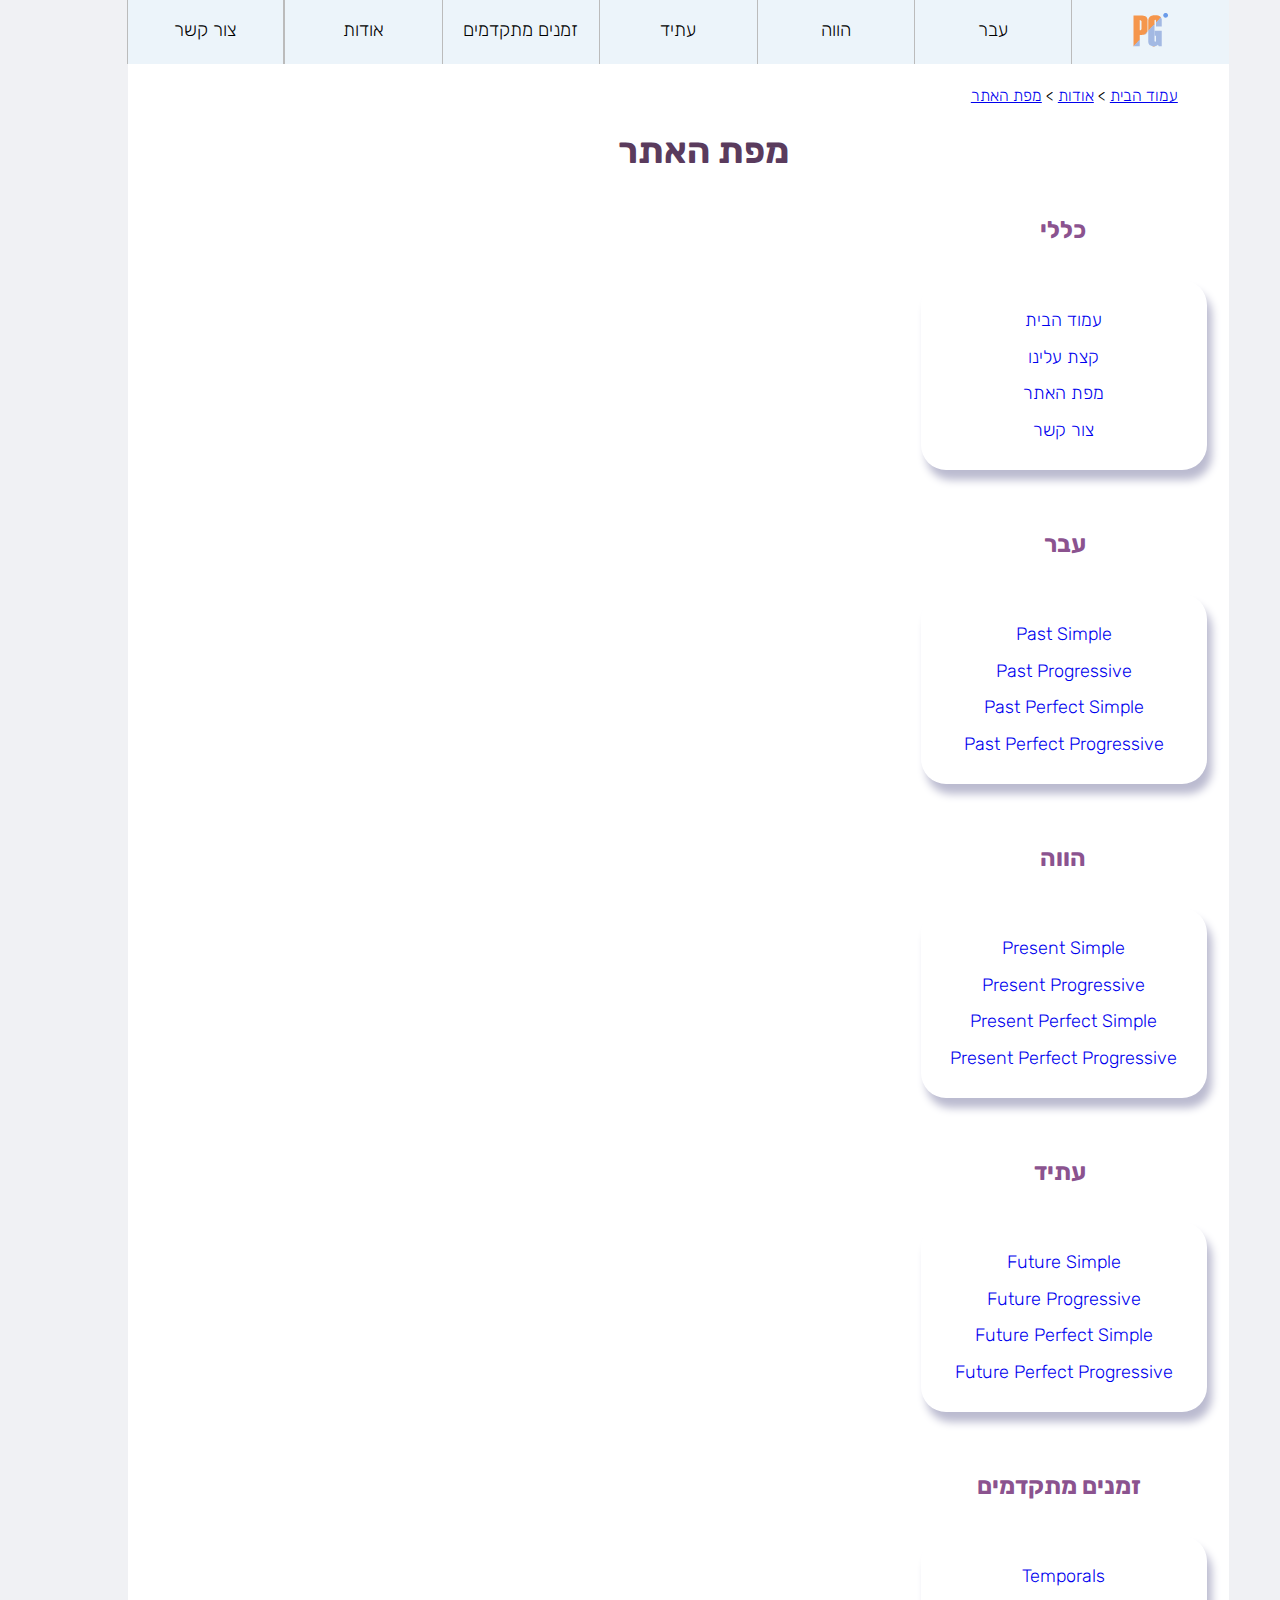
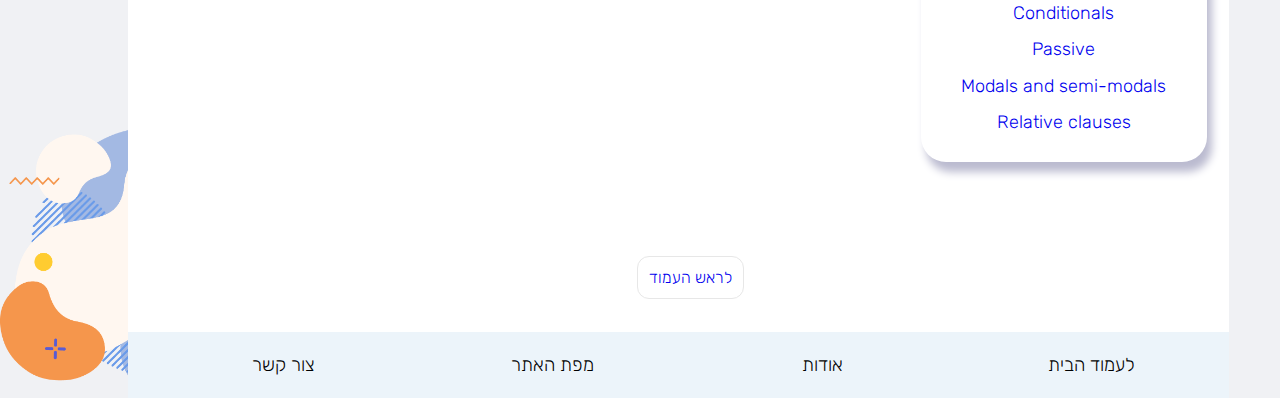
<file: ProGrammarGallery_DanaRosenbluth/FinalProjectGallery/siteMap.html>
﻿<!doctype html>
<html lang="">
<head>
    <meta charset="utf-8" />
    <title>Pro-Grammar מפת האתר</title>
    <meta name="description" content="אתר ללמידה ותרגול כללי דקדוק באנגלית" />
    <meta name="keywords" content="אנגלית,דקדוק,כללים,תרגול,זמנים" />
    <meta name="author" content="דנה רוזנבלוט" />
    <meta name="viewport" content="width=device-width, initial-scale=1.0, user-scalable=yes">
    <!-- CSS -->
    <!--<link href="styles/reset.css" rel="stylesheet" />-->
    <link href="styles/myStyle.css" rel="stylesheet" />
    <link rel="icon" href="images/1x/Asset 9.png" />

    <!-- Scripts -->
    <script src="jScripts/jquery-3.6.0.min.js"></script>
    <script src="jScripts/JavaScript.js" type="text/javascript"></script>
    <style>
        @import url('https://fonts.googleapis.com/css2?family=Bubblegum+Sans&family=Rubik:wght@300&display=swap');
    </style>
</head>
<body>
    <a name="top"></a>
    <div id="container">
        <header>
            <nav aria-label="Global_Nav" id="top_nav">
                <ul>
                    <li>
                        <a href="index.html" id="logoslot">
                            <img src="images/1x/Asset 9.png" title="Pro-Grammar Home Page" alt="Pro Grammar Home Page link" class="logo" />
                        </a>
                    </li>
                    <li>
                        <a href="#noLink" class="noLink">עבר</a>
                        <ul>
                            <li><a href="#noLink" class="noLink">Past Simple</a></li>
                            <li><a href="#noLink" class="noLink">Past Progressive</a></li>
                            <li><a href="#noLink" class="noLink">Past Perfect Simple</a></li>
                            <li><a href="#noLink" class="noLink">Past Perfect Progressive</a></li>
                        </ul>

                    </li>
                    <li>
                        <a href="#noLink" class="noLink">הווה</a>
                        <ul>
                            <li><a href="Present Simple.html">Present Simple</a></li>
                            <li><a href="#noLink" class="noLink">Present Progressive</a></li>
                            <li><a href="#noLink" class="noLink">Present Perfect Simple</a></li>
                            <li><a href="#noLink" class="noLink">Present Perfect Progressive</a></li>
                        </ul>
                    </li>
                    <li>
                        <a href="#noLink" class="noLink">עתיד</a>
                        <ul>
                            <li><a href="#noLink" class="noLink">Future Simple</a></li>
                            <li><a href="#noLink" class="noLink">Future Progressive</a></li>
                            <li><a href="#noLink" class="noLink">Future Perfect Simple</a></li>
                            <li><a href="#noLink" class="noLink">Future Perfect Progressive</a></li>
                        </ul>
                    </li>
                    <li>
                        <a href="#noLink" class="noLink">זמנים מתקדמים</a>
                        <ul>
                            <li><a href="#noLink" class="noLink">Temporals</a></li>
                            <li><a href="Conditionals.html">Conditionals</a></li>
                            <li><a href="#noLink" class="noLink">Passive</a></li>
                            <li><a href="#noLink" class="noLink">Modals and semi-modals</a></li>
                            <li><a href="#noLink" class="noLink">Relative clauses</a></li>
                        </ul>
                    </li>
                    <li>
                        <a href="#noLink" class="noLink">אודות</a>
                        <ul>
                            <li><a href="about.html">קצת עלינו</a></li>
                            <li><a href="siteMap.html">מפת האתר</a></li>
                        </ul>
                    </li>
                    <li><a href="Contact_us.html" class="navedge">צור קשר</a></li>
                </ul>
            </nav>
            <nav aria-label="breadcrumbs" class="breadcrumbs">
                <ol>
                    <li><a href="index.html">עמוד הבית</a></li>
                    <li><a href="about.html">אודות</a></li>
                    <li><a href="siteMap.html">מפת האתר</a></li>
                </ol>
            </nav>
        </header>
        <main>
          <h1>מפת האתר</h1>
            <section class="mapcards">
                <h2>כללי</h2>
                <ul>
                    <li><a href="index.html">עמוד הבית</a></li>
                    <li><a href="about.html">קצת עלינו</a></li>
                    <li><a href="siteMap.html">מפת האתר</a></li>
                    <li><a href="Contact_us.html">צור קשר</a></li>
                </ul>
            </section>
            <section class="mapcards">
                <h2>עבר</h2>
                <ul class="eng">
                    <li><a href="#noLink" class="noLink">Past Simple</a></li>
                    <li><a href="#noLink" class="noLink">Past Progressive</a></li>
                    <li><a href="#noLink" class="noLink">Past Perfect Simple</a></li>
                    <li><a href="#noLink" class="noLink">Past Perfect Progressive</a></li>
                </ul>
            </section>

            <section class="mapcards">
                <h2>הווה</h2>
                <ul class="eng">
                    <li><a href="Present Simple.html">Present Simple</a></li>
                    <li><a href="#noLink" class="noLink">Present Progressive</a></li>
                    <li><a href="#noLink" class="noLink">Present Perfect Simple</a></li>
                    <li><a href="#noLink" class="noLink">Present Perfect Progressive</a></li>
                </ul>
            </section>
            <section class="mapcards">
                <h2>עתיד</h2>
                <ul class="eng">
                    <li><a href="#noLink" class="noLink">Future Simple</a></li>
                    <li><a href="#noLink" class="noLink">Future Progressive</a></li>
                    <li><a href="#noLink" class="noLink">Future Perfect Simple</a></li>
                    <li><a href="#noLink" class="noLink">Future Perfect Progressive</a></li>
                </ul>
            </section>
            <section class="mapcards">
                <h2 id="advancedtenses">זמנים מתקדמים</h2>
                <ul class="eng">
                    <li><a href="#noLink" class="noLink">Temporals</a></li>
                    <li><a href="Conditionals.html">Conditionals</a></li>
                    <li><a href="#noLink" class="noLink">Passive</a></li>
                    <li><a href="#noLink" class="noLink">Modals and semi-modals</a></li>
                    <li><a href="#noLink" class="noLink">Relative clauses</a></li>
                </ul>
            </section>
            <a href="#top" class="gotoTop">לראש העמוד</a>
        </main>
        <footer>
            <nav aria-label="Footer_Nav">
                <ul>
                    <li><a href="index.html">לעמוד הבית</a></li>
                    <li><a href="about.html">אודות</a></li>
                    <li><a href="siteMap.html">מפת האתר</a></li>
                    <li><a href="Contact_us.html">צור קשר</a></li>
                </ul>
            </nav>
        </footer>
    </div>
</body>
</html>
</file>
<file: ProGrammarGallery_DanaRosenbluth/FinalProjectGallery/styles/myStyle.css>
﻿
body {
    direction: rtl;
    font-family: 'Bubblegum Sans', cursive,Calibri;
    font-family: 'Rubik', sans-serif,Calibri;
    font-weight:300;
    background-color: #f0f1f4;
    margin: auto;
    width: 1280px;
    background-image: url('../images/bg_blurb.png');
    background-repeat: no-repeat;
    background-position:bottom left;
    background-size:23%;
}
main {
    width: 86%;
    margin-right: 4%;
    background-color: white;
}
.eng {
    direction: ltr;
    margin-left: 2%;
}

/*topnav*/
header {
    width: 100%;
    top: 0;
    position:relative;
    z-index: 1;
}
#top_nav {
    height: 64px;
    position: sticky;
    top: 0;
    width: 94%;
    font-size: 14pt;
    margin-right: 4%;
}
    #top_nav > ul {
        list-style-type: none;
        margin: 0;
        display: inline;
        width: 100%;
        top: 0;
        
    }

        #top_nav > ul > li {
            float: right;
            border-left: 1px solid #bbb;
            width: 13%;
            top: 0;
            background-color: #ecf4fa;
            height: 100%;
        }
            #top_nav > ul > li:hover {
                background-color: #b1c3ff;
            }

    #top_nav li > a {
        display: block;
        color: black;
        text-align: center;
        padding: 12% 0 15% 0;
        text-decoration: none;
        top: 0;
    }
        #top_nav li > a:hover {
            background-color: #b1c3ff;
        }
    #top_nav>ul>li>#logoslot {
    padding:8%;
    }
    #top_nav>ul>li>#logoslot:hover {
        background-color: #ecf4fa;
    }

.navedge {
    border-right: 1px solid #bbb;
}
/*dropdown top nav*/
#top_nav ul li ul {
    position: absolute;
     display: none;
    width: 13%;
    list-style-type: none;
    padding:0;
}
#top_nav ul li:hover ul {
    display: block;
    position: absolute;
    background-color: #ecf4fa;
    list-style-type: none;
    margin-left: 8%;
    top: 100%;
    width: 13%;
}
        #top_nav ul li:hover ul > a {
            display: block;
            padding: 0;
            text-align: center;
        }
        #top_nav li a:hover {
            text-decoration: underline;
            
        }



/*breadcrumbs nav*/
.breadcrumbs {
    background-color: white;
    width: 86%;
    margin-right: 4%;
    display:block;
}
nav > ol {
    
    margin:0 1% 0 0;
    padding-top:2%;
    
}
nav ol>a{
    height:auto;
    list-style-type:none;
    display:inline-block;
    
}
nav ol li {
    list-style-type: none;
}
nav ol li:before {
    content:" > ";
}
.breadcrumbs li:first-child:before {
    content: "";
}
nav ol li:last-child:after {
        content: "";
    }

.breadcrumbs li, .breadcrumbs a {
    display: inline;
    
}

footer > nav {
    bottom: 0;
    display: block;
    width: 100%;
    font-size:14pt;
}

    footer > nav > ul {
        width: 86%;
        padding: 0;
        list-style-type: none;
        margin: 0 4% 0 0;
        background-color: #ecf4fa;
    }

        footer > nav > ul > li {
            width: 23%;
            bottom: 0;
            padding: 2% 1% 2% 0;
            text-align: center;
            display: inline-block;
        }

    footer a {
        text-decoration: none;
        color: black;
    }
    footer a:hover {
            text-decoration: underline;
    }
/*----------------------------------------------------------------*/
h1 {
    width: fit-content;
    margin-right: 40%;
    display: inline-block;
    color: #5A3B5D;
    font-size: 27pt;
    text-align:center;
}

#mainLogo {
    z-index: 1;
    float: right;
    margin-right: 20%;
}
#underMainLogo {
    width: fit-content;
    padding-top: 24%;
}

#main_title {
    z-index: 0;
    position: absolute;
    color: transparent;
}

h2 {
    width: fit-content;
    display: block;
    color: #8B538F;
    padding-right:1%;
}

h3 {
    width: fit-content;
    display: block;
    color: #8B538F;
    margin-right:1%;
}


p, legend, aside  {
    font-size: large;
    padding-right:2%;
}

.gotoTop, #sendForm {
    display: inline-block;
    padding: 1%;
   
    width: fit-content;
    border-radius: 12px;
    border: 1px solid #e7e7e7;
    background-color: white;
   
    text-decoration:none;
    margin:3% 44% 3% 0;
}


    .gotoTop:hover, #sendForm:hover {
        background-color: #b1c3ff;
        text-decoration: underline;
    }

.formQ::after{
    content:"*";
    color:red;

}

.noLink{
    cursor:not-allowed;
}

#HITlogo {
    height: 30%;
    width: 19%;
    display: block;
    margin-right: 39%;
}
#introduction {
    z-index: 0;
    position: relative;
}
#Intro_picture {
    height: 30%;
    width: 45%;
    display: inline-block;
    padding-top: 5%;
    position: relative;
}

#right {
    display: inline-block;
    height: 100%;
    width: 55%;
    padding-top: 12%;
    float: right;
    text-align:center;
}
#left {
    display: inline;
}

#gw_img {
    width: 48%;
    position: relative;
    right: 26%;
    display: inline-block;
    padding-bottom: 5%;
}
.credit {
margin:2% 1% 2% 0;

}

section > ul {
    list-style-type: none;
    padding-right: 2%;
}

fieldset{
    border-style:none;
    margin-top:1%;
}
form{
    margin-right:2%;
}

textarea {
width:50%;
}
#sendForm {
    margin: 2% 44% 1% 0;
}


.engreason {
    background-color: #cce0fb;
    border-radius: 15px 50px 30px;
    width: 37%;
    height: 30%;
    display: inline-block;
    margin: 1% 5.25% 1% 0;
    padding: 2%;
    text-align: center;
}

    
       /* box-shadow: 5px 10px 8px #888888;*/ /*a light grey shadow*/
    
#preason {
    margin-right:26%;
}

#whyGrammar {
margin-bottom:4%;
}

.cards > li {
    width: 12%;
    padding: 3%;
    background-color: #cce0fb;
    display: inline-block;
    text-align: center;
    margin-right: 10%;
    border-radius: 25px;
    box-shadow: 5px 10px 8px #bbbbd0;
}
.cards> li> a {
    text-decoration: none;
}
    .cards > li > a:hover {
        color: blue;
        text-decoration: underline;
    }
  /*  ----------------------------------------------------*/
.conInfo {
    width: 89%;
    display: block;
    margin: 0 5% 0 0;
    position: relative;
    padding-top: 2%;
    border: 1px solid #bbbbd0;
    background-color: ghostwhite;
}
    .conInfo > p, .conInfo > ul > li, .conInfo > a {
        margin-right: 2%;
        font-size: large;
    }


.conTitle {
    margin: 5% 5% 0 0;
    color: white;
    height: 42px;
    padding-top: 2%;
    border: 1px solid #bbbbd0;
    font-size: large;
    width: 88%;
    background-color: #79a4eb;
    display: block;
    text-align: center;
}

    .conTitle:hover {
        background-color: #cce0fb;
        color: #8B538F;
    }

.inCon {
    padding-right: 4%;
    font-size: large;
    max-height: 0;
    overflow: hidden;
}
.conLinks {
    margin: 0 9% 0 0;
    box-shadow: 5px 10px 8px #bbbbd0;
}

.basicForm {
    margin-right: 33%;
    width: fit-content;
    border: 8px solid transparent;
    padding: 1%;
    border-image-source: url('../images/cheesy_frame/Asset 7.png');
    border-image-slice: 69;
    border-image-width: 7px;
}

.PSsuffixes li {
    list-style-type: none;
    font-size: large;
    padding-bottom:1%;
}
.PSsubs {
    font-weight: bold;
    text-decoration:underline;
}
table {
    display: block;
    margin-right: 25%;
    width: 47%;
    padding: 1% 0 1% 3%;
    justify-content: center;
    margin-bottom: 3%;
    background-color: #cce0fb;
    border-radius: 25px;
}
th, td {
    text-align: center;
}

#sitepages>li{
    padding-bottom:1%;
    list-style-type:circle;
}
#facultyLink{
    padding-right:2%;
    margin-right:39%;
}

form>div>p, fieldset, legend{
    padding:0;
}

.difference{
    margin-right:27%;
}
#firstC{
    margin-right:40%;
}
.mapcards{
    margin-bottom:4%;
}
.mapcards > ul {
    background-color: white;
    display: inline-block;
    width: 22%;
    text-align: center;
    padding: 2%;
    border-radius: 25px;
    box-shadow: 5px 10px 8px #bbbbd0;
    margin-right: 2%;
}
.mapcards>h2 {
    margin-right:12%;
}
#advancedtenses{
    margin-right:7%;
}

.mapcards li {
    padding: 3%;
    font-size: large;
}
.mapcards a{
    text-decoration:none;
}
    .mapcards a:hover {
        text-decoration: underline;
        color: #fa9848;
    }

    #feedback{
        margin-top:5%;
    }
   /*-------------------- img gallery-----------------*/

/* Position the image container (needed to position the left and right arrows) */
#picGallery {
    position: relative;
    margin-top: 5%;
}

/* Hide the images by default */
.img_gallery {
    display: none;
    margin: auto;
    background-color: #E8F4FF;
}

/* Add a pointer when hovering over the thumbnail images */
.cursor {
    cursor: pointer;
}

/* Next & previous buttons */
.pre,
.next {
    cursor: pointer;
    position: absolute;
    top: 40%;
    width: auto;
    padding: 6px;
    color: #8B538F;
    font-weight: bold;
    font-size: 30px;
    z-index: 1;
}

/* Position the "next button" to the right */
.next {
    right: 0;
    border-radius: 3px 0 0 3px;
    direction:ltr;
}
/* Position the "pre button" to the left */
.pre {
    left: 0;
    border-radius: 3px 0 0 3px;
    direction: ltr;
}


    .pre:hover,
    .next:hover {
        background-color: ghostwhite;
        color: #79a4eb;
    }

/* Number text (1/3 etc) */
.picNums {
    color: black;
    font-size: 19px;
    padding: 8px 12px;
    position: absolute;
    top: 0;
    float: left;
}


/* Container for image text */
.caption-container {
    text-align: center;
    background-color: #E8F4FF;
    padding: 2px 16px;
    color: darkblue;
    height: 4vw;
}
.caption-container p{
    padding-left:5%;
}

.row {
    background-color: #bbbbd0;
}
.row:after {
    content: "";
    display: table;
    clear: both;
}

/* Six columns side by side */
.column {
    float: left;
    width: 11vw;
    margin-left: 6.38%;
}
    .column img {
        width: 10vw;
        padding: 8% 0;
    }

/* Add a transparency effect for thumnbail images */
.defaultMouse {
    opacity: 0.6;
}
.active,
.defaultMouse:hover {
        opacity: 1;
    }
.see img {
    width: 30vw;
    margin: 3% 0 0 33%;
    background-color: ghostwhite;
}
</file>
